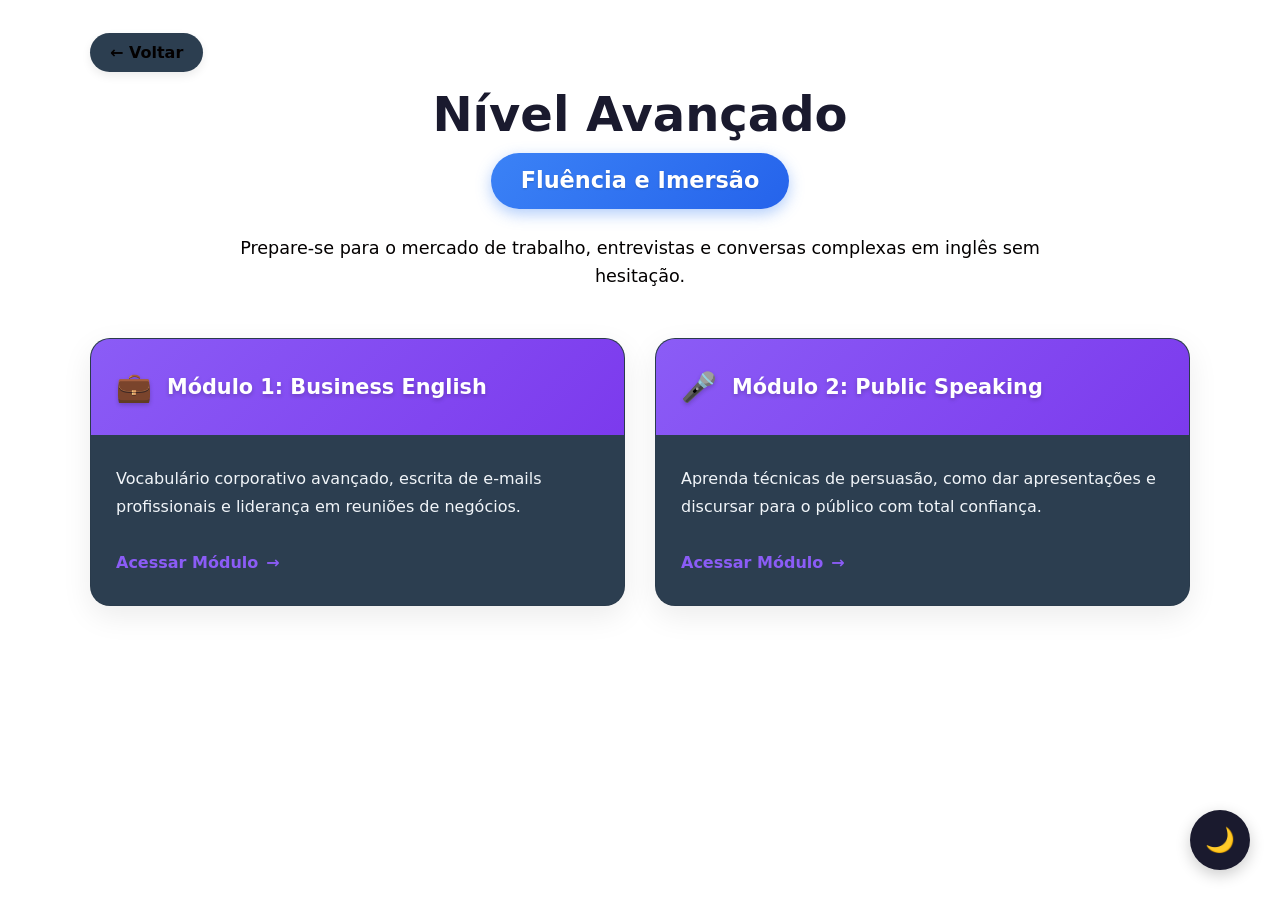
<file: Etps/avancado.html>
<!DOCTYPE html>
<html lang="pt-BR">
<head>
    <meta charset="UTF-8">
    <meta name="viewport" content="width=device-width, initial-scale=1.0">
    <title>Nível Avançado - Curso de Inglês</title>
    <link rel="stylesheet" href="../curso.css">
</head>
<body>

    <div style="width: 100%; max-width: 1100px; text-align: left; margin-bottom: 20px;">
        <a href="../index.html" style="text-decoration: none; color: var(--text-color); font-weight: 700; padding: 10px 20px; background: var(--card-bg); border-radius: 50px; box-shadow: 0 4px 10px var(--shadow-color);">← Voltar</a>
    </div>

    <header>
        <h1>Nível Avançado</h1>
        <h2>Fluência e Imersão</h2>
        <p>Prepare-se para o mercado de trabalho, entrevistas e conversas complexas em inglês sem hesitação.</p>
    </header>

    <div class="container">
        <!-- Card Módulo 1 -->
        <a href="#" class="card">
            <div class="card-header avancado"><span class="icon">💼</span> Módulo 1: Business English</div>
            <div class="card-body">
                <p>Vocabulário corporativo avançado, escrita de e-mails profissionais e liderança em reuniões de negócios.</p>
                <span class="btn-acessar">Acessar Módulo <span class="arrow">→</span></span>
            </div>
        </a>

        <!-- Card Módulo 2 -->
        <a href="#" class="card">
            <div class="card-header avancado"><span class="icon">🎤</span> Módulo 2: Public Speaking</div>
            <div class="card-body">
                <p>Aprenda técnicas de persuasão, como dar apresentações e discursar para o público com total confiança.</p>
                <span class="btn-acessar">Acessar Módulo <span class="arrow">→</span></span>
            </div>
        </a>
    </div>

    <script src="../curso.js"></script>
</body>
</html>
</file>
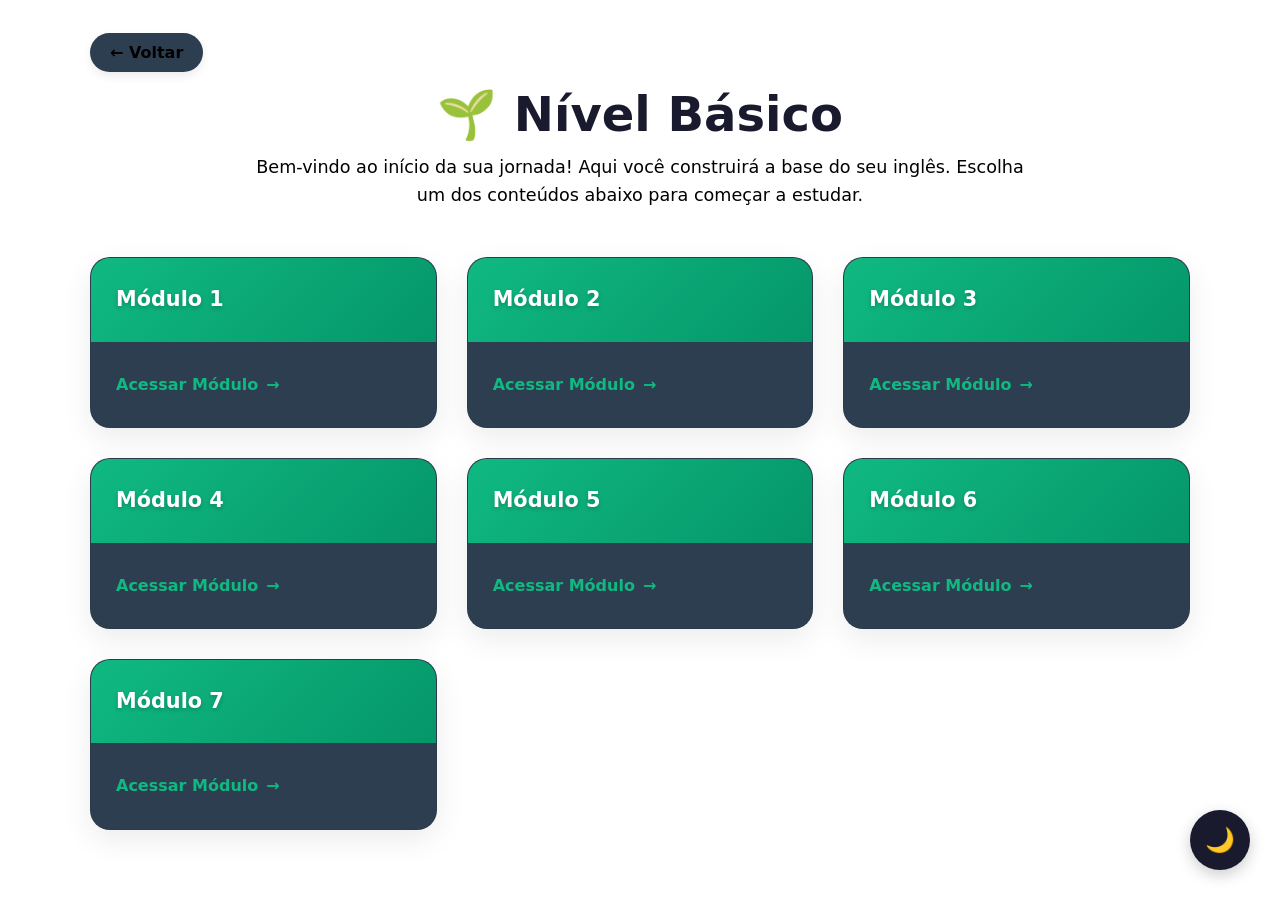
<file: Etps/Básico.html>
<!DOCTYPE html>
<html lang="pt-BR">
<head>
    <meta charset="UTF-8">
    <meta name="viewport" content="width=device-width, initial-scale=1.0">
    <title>Nível Básico - Curso de Inglês</title>
    <link rel="stylesheet" href="../curso.css">
</head>
<body>

    <div style="width: 100%; max-width: 1100px; text-align: left; margin-bottom: 20px;">
        <a href="../index.html" style="text-decoration: none; color: var(--text-color); font-weight: 700; padding: 10px 20px; background: var(--card-bg); border-radius: 50px; box-shadow: 0 4px 10px var(--shadow-color);">← Voltar</a>
    </div>

    <header>
        <h1>🌱 Nível Básico</h1>
        <p>Bem-vindo ao início da sua jornada! Aqui você construirá a base do seu inglês. Escolha um dos conteúdos abaixo para começar a estudar.</p>
    </header>

    <div class="container">
        <!-- Card Módulo 1 -->
        <a href="Mods Básico/Mod1/Mod1.html" class="card">
            <div class="card-header basico">Módulo 1</div>
            <div class="card-body">
                <span class="btn-acessar">Acessar Módulo <span class="arrow">→</span></span>
            </div>
        </a>

        <!-- Card Módulo 2 -->
        <a href="modulo2.html" class="card">
            <div class="card-header basico">Módulo 2</div>
            <div class="card-body">
                <span class="btn-acessar">Acessar Módulo <span class="arrow">→</span></span>
            </div>
        </a>

        <!-- Card Módulo 3 -->
        <a href="modulo3.html" class="card">
            <div class="card-header basico">Módulo 3</div>
            <div class="card-body">
                <span class="btn-acessar">Acessar Módulo <span class="arrow">→</span></span>
            </div>
        </a>

        <!-- Card Módulo 4 -->
        <a href="modulo4.html" class="card">
            <div class="card-header basico">Módulo 4</div>
            <div class="card-body">
                <span class="btn-acessar">Acessar Módulo <span class="arrow">→</span></span>
            </div>
        </a>

        <!-- Card Módulo 5 -->
        <a href="modulo5.html" class="card">
            <div class="card-header basico">Módulo 5</div>
            <div class="card-body">
                <span class="btn-acessar">Acessar Módulo <span class="arrow">→</span></span>
            </div>
        </a>

        <!-- Card Módulo 6 -->
        <a href="modulo6.html" class="card">
            <div class="card-header basico">Módulo 6</div>
            <div class="card-body">
                <span class="btn-acessar">Acessar Módulo <span class="arrow">→</span></span>
            </div>
        </a>

        <!-- Card Módulo 7 -->
        <a href="modulo7.html" class="card">
            <div class="card-header basico">Módulo 7</div>
            <div class="card-body">
                <span class="btn-acessar">Acessar Módulo <span class="arrow">→</span></span>
            </div>
        </a>
    </div>

    <script src="../curso.js"></script>
</body>
</html>
</file>
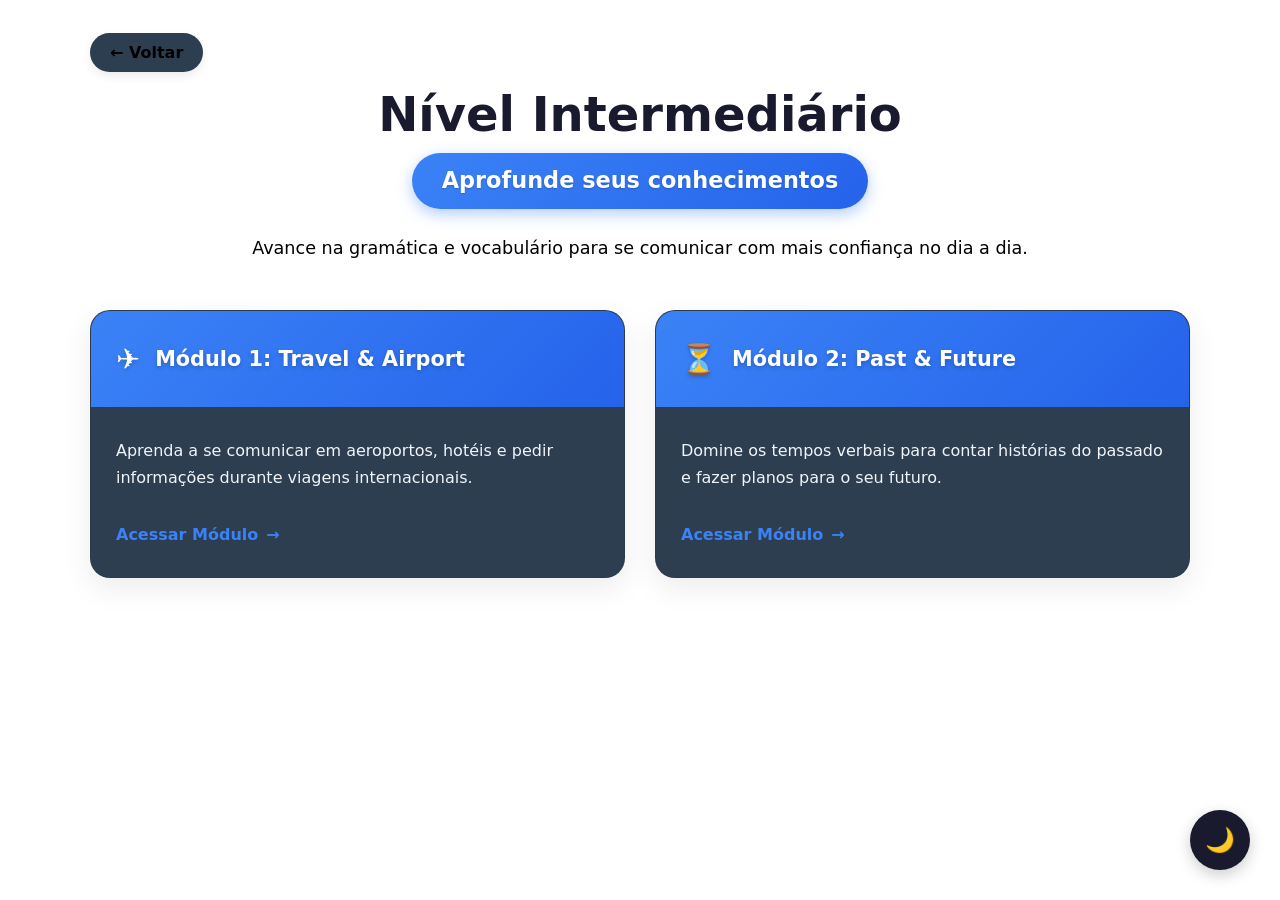
<file: Etps/intermediario.html>
<!DOCTYPE html>
<html lang="pt-BR">
<head>
    <meta charset="UTF-8">
    <meta name="viewport" content="width=device-width, initial-scale=1.0">
    <title>Nível Intermediário - Curso de Inglês</title>
    <link rel="stylesheet" href="../curso.css">
</head>
<body>

    <div style="width: 100%; max-width: 1100px; text-align: left; margin-bottom: 20px;">
        <a href="../index.html" style="text-decoration: none; color: var(--text-color); font-weight: 700; padding: 10px 20px; background: var(--card-bg); border-radius: 50px; box-shadow: 0 4px 10px var(--shadow-color);">← Voltar</a>
    </div>

    <header>
        <h1>Nível Intermediário</h1>
        <h2>Aprofunde seus conhecimentos</h2>
        <p>Avance na gramática e vocabulário para se comunicar com mais confiança no dia a dia.</p>
    </header>

    <div class="container">
        <!-- Card Módulo 1 -->
        <a href="#" class="card">
            <div class="card-header intermediario"><span class="icon">✈️</span> Módulo 1: Travel & Airport</div>
            <div class="card-body">
                <p>Aprenda a se comunicar em aeroportos, hotéis e pedir informações durante viagens internacionais.</p>
                <span class="btn-acessar">Acessar Módulo <span class="arrow">→</span></span>
            </div>
        </a>

        <!-- Card Módulo 2 -->
        <a href="#" class="card">
            <div class="card-header intermediario"><span class="icon">⏳</span> Módulo 2: Past & Future</div>
            <div class="card-body">
                <p>Domine os tempos verbais para contar histórias do passado e fazer planos para o seu futuro.</p>
                <span class="btn-acessar">Acessar Módulo <span class="arrow">→</span></span>
            </div>
        </a>
    </div>

    <script src="../curso.js"></script>
</body>
</html>
</file>
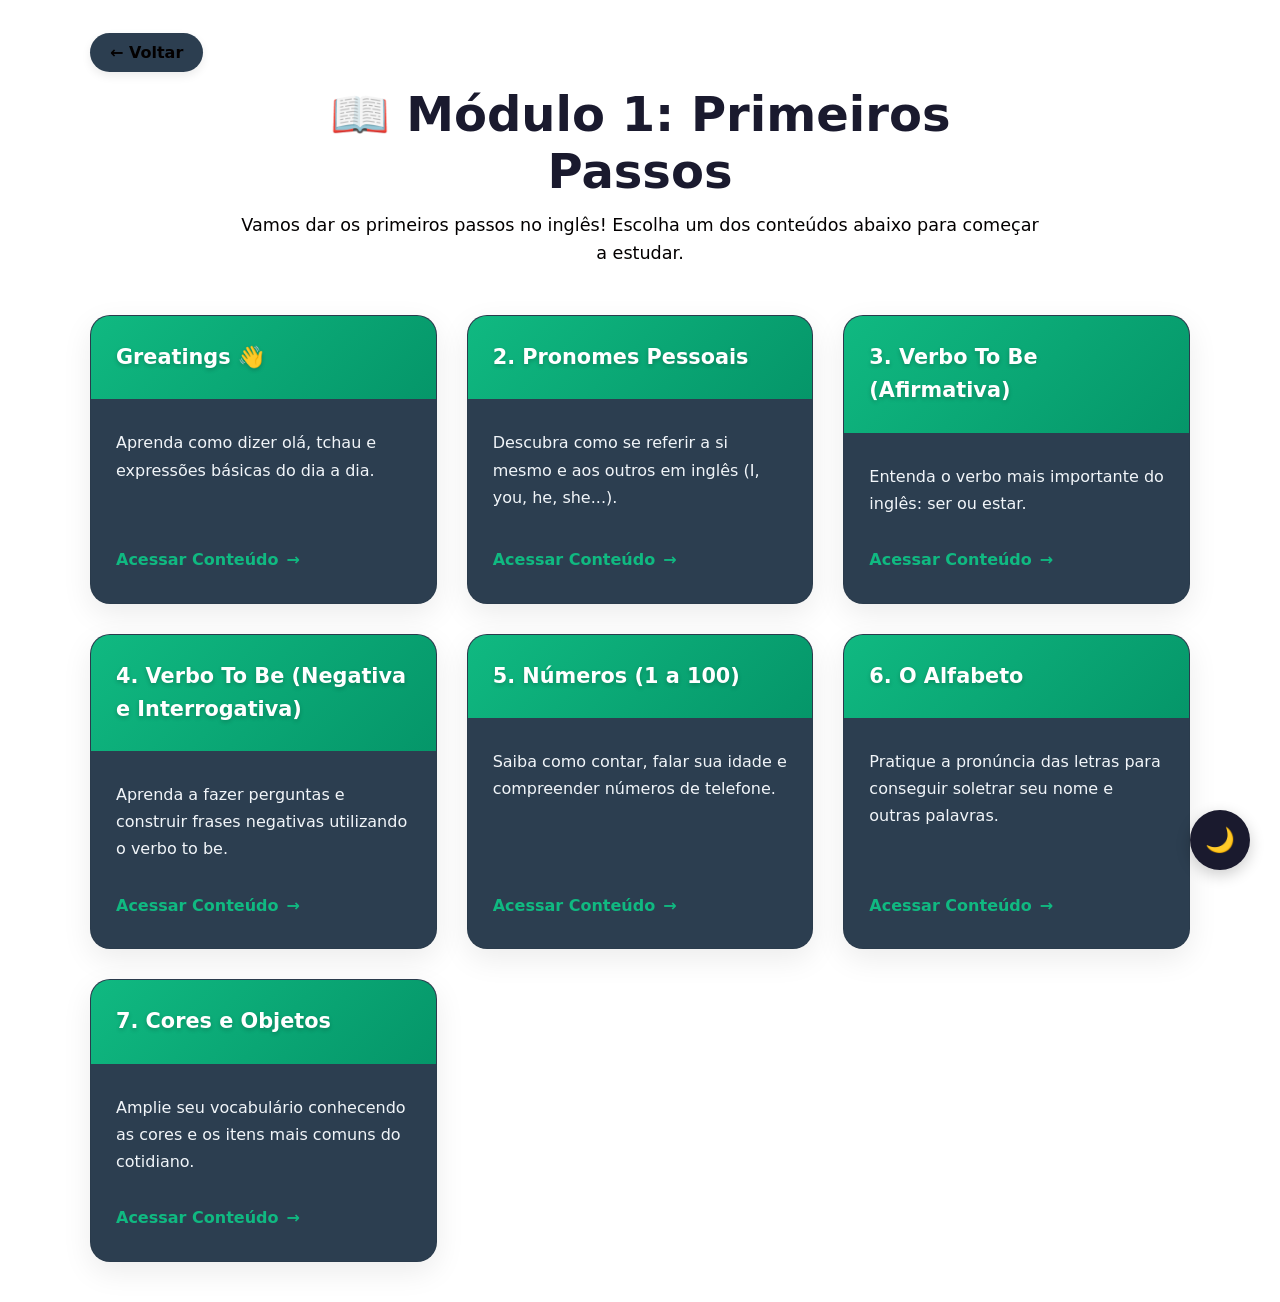
<file: Etps/Mods Básico/Mod1/Mod1.html>
<!DOCTYPE html>
<html lang="pt-BR">
<head>
    <meta charset="UTF-8">
    <meta name="viewport" content="width=device-width, initial-scale=1.0">
    <title>Módulo 1 - Nível Básico</title>
    <link rel="stylesheet" href="../../../curso.css">
</head>
<body>

    <div style="width: 100%; max-width: 1100px; text-align: left; margin-bottom: 20px;">
        <a href="../../Básico.html" style="text-decoration: none; color: var(--text-color); font-weight: 700; padding: 10px 20px; background: var(--card-bg); border-radius: 50px; box-shadow: 0 4px 10px var(--shadow-color);">← Voltar</a>
    </div>

    <header>
        <h1>📖 Módulo 1: Primeiros Passos</h1>
        <p>Vamos dar os primeiros passos no inglês! Escolha um dos conteúdos abaixo para começar a estudar.</p>
    </header>

    <div class="container">
        <!-- Card Conteúdo 1 -->
        <a href="Greatings/conteudo1.html" class="card">
            <div class="card-header basico">Greatings 👋</div>
            <div class="card-body">
                <p>Aprenda como dizer olá, tchau e expressões básicas do dia a dia.</p>
                <span class="btn-acessar">Acessar Conteúdo <span class="arrow">→</span></span>
            </div>
        </a>

        <!-- Card Conteúdo 2 -->
        <a href="Pronomes/conteudo2.html" class="card">
            <div class="card-header basico">2. Pronomes Pessoais</div>
            <div class="card-body">
                <p>Descubra como se referir a si mesmo e aos outros em inglês (I, you, he, she...).</p>
                <span class="btn-acessar">Acessar Conteúdo <span class="arrow">→</span></span>
            </div>
        </a>

        <!-- Card Conteúdo 3 -->
        <a href="Mod1/conteudo3.html" class="card">
            <div class="card-header basico">3. Verbo To Be (Afirmativa)</div>
            <div class="card-body">
                <p>Entenda o verbo mais importante do inglês: ser ou estar.</p>
                <span class="btn-acessar">Acessar Conteúdo <span class="arrow">→</span></span>
            </div>
        </a>

        <!-- Card Conteúdo 4 -->
        <a href="Mod1/conteudo4.html" class="card">
            <div class="card-header basico">4. Verbo To Be (Negativa e Interrogativa)</div>
            <div class="card-body">
                <p>Aprenda a fazer perguntas e construir frases negativas utilizando o verbo to be.</p>
                <span class="btn-acessar">Acessar Conteúdo <span class="arrow">→</span></span>
            </div>
        </a>

        <!-- Card Conteúdo 5 -->
        <a href="Mod1/conteudo5.html" class="card">
            <div class="card-header basico">5. Números (1 a 100)</div>
            <div class="card-body">
                <p>Saiba como contar, falar sua idade e compreender números de telefone.</p>
                <span class="btn-acessar">Acessar Conteúdo <span class="arrow">→</span></span>
            </div>
        </a>

        <!-- Card Conteúdo 6 -->
        <a href="Mod1/conteudo6.html" class="card">
            <div class="card-header basico">6. O Alfabeto</div>
            <div class="card-body">
                <p>Pratique a pronúncia das letras para conseguir soletrar seu nome e outras palavras.</p>
                <span class="btn-acessar">Acessar Conteúdo <span class="arrow">→</span></span>
            </div>
        </a>

        <!-- Card Conteúdo 7 -->
        <a href="Mod1/conteudo7.html" class="card">
            <div class="card-header basico">7. Cores e Objetos</div>
            <div class="card-body">
                <p>Amplie seu vocabulário conhecendo as cores e os itens mais comuns do cotidiano.</p>
                <span class="btn-acessar">Acessar Conteúdo <span class="arrow">→</span></span>
            </div>
        </a>
    </div>

    <script src="../../../curso.js"></script>
</body>
</html>
</file>
<file: curso.css>
/* ===== VARIÁVEIS GLOBAIS ===== */
:root {
    --bg-color: #ffff; /* Fundo mais suave e moderno */
    --text-color: #030000;
    --text-mutedz: #ffffff;
    --card-bg: #2c3e50;
    
    /* Sistema de Cores por Nível */
    --color-basico: #10b981;       /* Verde esmeralda */
    --color-intermediario: #3b82f6; /* Azul vibrante */
    --color-avancado: #8b5cf6;     /* Roxo elegante */
    
    --shadow-color: rgba(0, 0, 0, 0.08);
    --shadow-hover: rgba(0, 0, 0, 0.15);
    
    --font-main: 'Poppins', system-ui, -apple-system, sans-serif;
    --radius-lg: 20px;
    --transition-normal: 0.3s ease;
}

/* ===== RESET E BASE ===== */
*, *::before, *::after {
    margin: 0;
    padding: 0;
    box-sizing: border-box;
}

/* Proteção global de imagens (Evita arrastar e selecionar) */
img {
    -webkit-user-drag: none;
    -khtml-user-drag: none;
    -moz-user-drag: none;
    -o-user-drag: none;
    user-select: none;
    -webkit-user-select: none;
    -moz-user-select: none;
    -ms-user-select: none;
}

/* Proteção de Mídia (Oculta botão de download nos controles) */
video::-webkit-media-controls-download-button,
audio::-webkit-media-controls-download-button {
    display: none !important;
}

video::-webkit-media-controls-enclosure,
audio::-webkit-media-controls-enclosure {
    /* Esconde o menu '...' que pode conter a opção de download */
    overflow: hidden;
}

body {
    font-family: var(--font-main);
    background: var(--bg-color);
    color: var(--text-color);
    line-height: 1.6;
    -webkit-font-smoothing: antialiased;
    padding: 40px 20px;
    display: flex;
    flex-direction: column;
    align-items: center;
    min-height: 100vh;
}

/* ===== HEADER ===== */
header {
    text-align: center;
    max-width: 800px;
    margin-bottom: 3rem;
}

header h1 {
    /* clamp() para tipografia fluida (diminui no celular, cresce no PC automaticamente) */
    font-size: clamp(1.8rem, 5vw, 3rem);
    color: #1a1a2e;
    margin-bottom: 10px;
    line-height: 1.2;
}

header h2 {
    display: inline-block;
    padding: 10px 30px;
    background: linear-gradient(135deg, var(--color-intermediario), #2563eb);
    color: #ffffff;
    border-radius: 50px;
    font-size: clamp(1.1rem, 3vw, 1.4rem);
    font-weight: 600;
    margin-bottom: 25px;
    box-shadow: 0 5px 15px rgba(59, 130, 246, 0.4);
    text-shadow: 0 1px 2px rgba(0,0,0,0.2);
}

header p {
    font-size: 1.1rem;
    color: var(--text-muted);
}

/* ===== GRID INTELIGENTE ===== */
.container {
    width: 100%;
    max-width: 1100px;
    display: grid;
    /* Grid responsivo automático sem precisar de @media queries */
    grid-template-columns: repeat(auto-fit, minmax(min(100%, 300px), 1fr));
    gap: 30px;
}

/* ===== CARDS DE NAVEGAÇÃO ===== */
.card {
    background: var(--card-bg);
    border-radius: var(--radius-lg);
    overflow: hidden;
    text-decoration: none; /* Como os cards são tags <a>, removemos o sublinhado */
    color: inherit;
    display: flex;
    flex-direction: column;
    box-shadow: 0 10px 30px var(--shadow-color);
    border: 1px solid rgba(0, 0, 0, 0.05);
    transition: all 0.4s cubic-bezier(0.175, 0.885, 0.32, 1.275);
    outline: none;
    position: relative;
}

/* Navegação por mouse e teclado (Tab) */
.card:hover,
.card:focus-visible {
    transform: translateY(-10px) scale(1.02);
    box-shadow: 0 20px 40px var(--shadow-hover);
    border-color: rgba(0, 0, 0, 0.1);
    z-index: 2;
}

.card:focus-visible {
    outline: 3px solid var(--color-avancado);
    outline-offset: 5px;
}

/* Cabeçalhos Dinâmicos baseados nas classes existentes no HTML */
.card-header {
    padding: 25px;
    font-size: 1.3rem;
    font-weight: 700;
    color: #ffffff;
    display: flex;
    align-items: center;
    gap: 15px;
    text-shadow: 0 2px 4px rgba(0,0,0,0.2);
}

.card-header .icon {
    font-size: 1.8rem;
}

.card-header.basico { background: linear-gradient(135deg, var(--color-basico), #059669); }
.card-header.intermediario { background: linear-gradient(135deg, var(--color-intermediario), #2563eb); }
.card-header.avancado { background: linear-gradient(135deg, var(--color-avancado), #7c3aed); }

/* Corpo dos Cards */
.card-body {
    padding: 30px 25px;
    display: flex;
    flex-direction: column;
    flex-grow: 1; /* Estica o conteúdo para igualar a altura de todos os cards */
    justify-content: space-between;
}

.card-body p {
    color: var(--text-muted);
    margin-bottom: 30px;
    font-size: 1rem;
    line-height: 1.7;
    color: #f1f5f9;
}

/* Estilo do Link Inferior (Acessar Nível) */
.btn-acessar {
    display: inline-flex;
    align-items: center;
    font-weight: 700;
    font-size: 1rem;
    transition: opacity var(--transition-normal);
}

/* Uso de seletor moderno (:has) para combinar a cor do texto com a cor do header do card */
.card:has(.basico) .btn-acessar { color: var(--color-basico); }
.card:has(.intermediario) .btn-acessar { color: var(--color-intermediario); }
.card:has(.avancado) .btn-acessar { color: var(--color-avancado); }

.card:hover .btn-acessar {
    opacity: 0.8;
}

/* Setinha animada no final do texto */
.arrow {
    margin-left: 8px;
    transition: transform var(--transition-normal);
}

/* Anima a seta para frente ao passar o mouse por cima do card inteiro */
.card:hover .arrow,
.card:focus-visible .arrow {
    transform: translateX(6px);
}

/* ===== BOTÕES DE NAVEGAÇÃO ===== */
.nav-btn {
    background-color: #030d18; /* Cor de fundo azul */
    color: white;              /* Cor do texto branca */
    padding: 12px 25px;
    border-radius: 8px;
    text-decoration: none;
    font-weight: bold;
    transition: background-color 0.3s ease, transform 0.2s ease;
}

.nav-btn:hover:not(.disabled) {
    background-color: #0056b3; /* Azul mais escuro ao passar o mouse */
    transform: translateY(-2px); /* Efeito de levantar o botão */
}

.nav-btn.disabled {
    background-color: #e9ecef; /* Cor cinza para desabilitado */
    color: #6c757d;
    cursor: not-allowed;
}

/* ===== BOTÃO FLUTUANTE DE TEMA ===== */
.floating-btn {
    position: fixed;
    bottom: 30px;
    right: 30px;
    width: 60px;
    height: 60px;
    border-radius: 50%;
    border: none;
    background: #1a1a2e;
    color: #ffffff;
    font-size: 24px;
    cursor: pointer;
    box-shadow: 0 5px 15px rgba(0,0,0,0.2);
    transition: transform var(--transition-normal), background var(--transition-normal);
    z-index: 1000;
}
.floating-btn:hover {
    transform: scale(1.1) translateY(-3px);
}

/* ===== ANIMAÇÕES ===== */

@keyframes gradientBG {
    0% { background-position: 0% 50%; }
    50% { background-position: 100% 50%; }
    100% { background-position: 0% 50%; }
}

/* Fallback para navegadores bem antigos que não suportam o :has() */
@supports not selector(:has(*)) {
    .btn-acessar {
        color: var(--color-intermediario);
    }
}

/* ===== DARK MODE BASE ===== */
body.dark-mode {
    --primary-color: #8b85ff;
    --secondary-color: #ff7a95;
    --text-color: #f1f5f9;
    --card-bg: rgba(31, 41, 55, 0.95);
    --shadow-color: rgba(0, 0, 0, 0.5);

    background: linear-gradient(-45deg, #1a1a2e, #16213e, #0f3460, #533483);
    background-size: 400% 400%;
    animation: gradientBG 15s ease infinite;
}

/* ===== TEXTOS ===== */
body.dark-mode h1,
body.dark-mode h2,
body.dark-mode h3,
body.dark-mode p {
    color: var(--text-color);
}

body.dark-mode header h2 {
    background: linear-gradient(135deg, var(--primary-color), #5a54e0);
    box-shadow: 0 5px 15px rgba(139, 133, 255, 0.3);
}

/* ===== CARDS ===== */
body.dark-mode .card {
    background: #1f2937;
    box-shadow: 0 10px 30px rgba(0,0,0,0.4);
    border: 1px solid rgba(255, 255, 255, 0.1);
}

body.dark-mode .card:hover,
body.dark-mode .card:focus-visible {
    box-shadow: 0 20px 40px rgba(0,0,0,0.6);
    border-color: rgba(255, 255, 255, 0.2);
}

/* ===== INFO BOX ===== */
body.dark-mode .info-box {
    background: rgba(255,255,255,0.05);
    color: #e5e7eb;
}

/* ===== HIGHLIGHT ===== */
body.dark-mode .highlight {
    background: rgba(108, 99, 255, 0.2);
}

/* ===== BOTÕES ===== */
body.dark-mode .btn-primary {
    background: linear-gradient(135deg, #8b85ff, #5a54e0);
}

body.dark-mode .btn-primary:hover {
    box-shadow: 0 10px 25px rgba(139, 133, 255, 0.5);
}

/* ===== GRID ITEMS ===== */
body.dark-mode .grid > div {
    background: #1f2937;
}

/* ===== CTA ===== */
body.dark-mode .cta {
    background: linear-gradient(135deg, #8b85ff, #ff7a95);
}

/* ===== BOTÃO FLUTUANTE ===== */
body.dark-mode .floating-btn {
    background: var(--primary-color);
    box-shadow: 0 5px 20px rgba(139,133,255,0.5);
}

/* ===== INPUTS (se usar futuramente) ===== */
body.dark-mode input,
body.dark-mode textarea {
    background: #111827;
    color: #f1f5f9;
    border: 1px solid #374151;
}

/* ===== SCROLLBAR (opcional, mas bonito) ===== */
body.dark-mode::-webkit-scrollbar {
    width: 8px;
}

body.dark-mode::-webkit-scrollbar-track {
    background: #111827;
}

body.dark-mode::-webkit-scrollbar-thumb {
    background: #6C63FF;
    border-radius: 10px;
}
</file>
